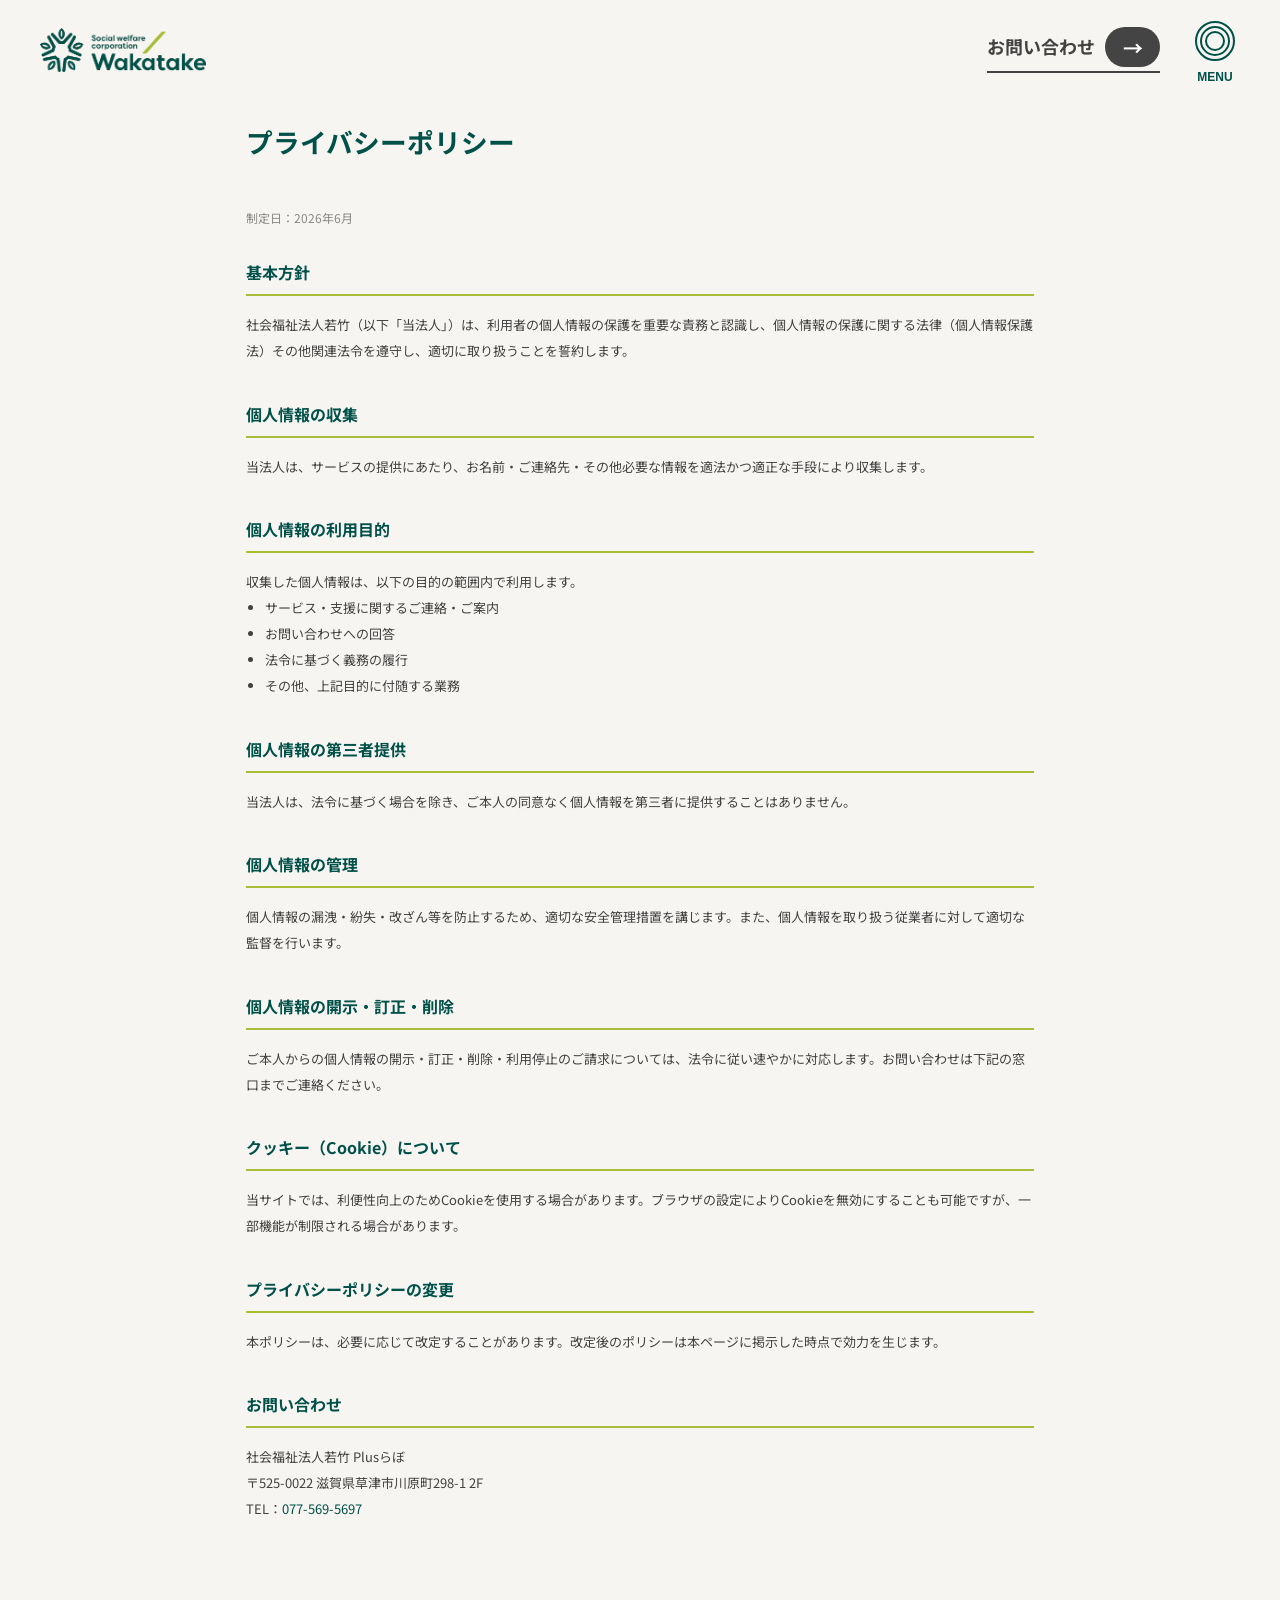
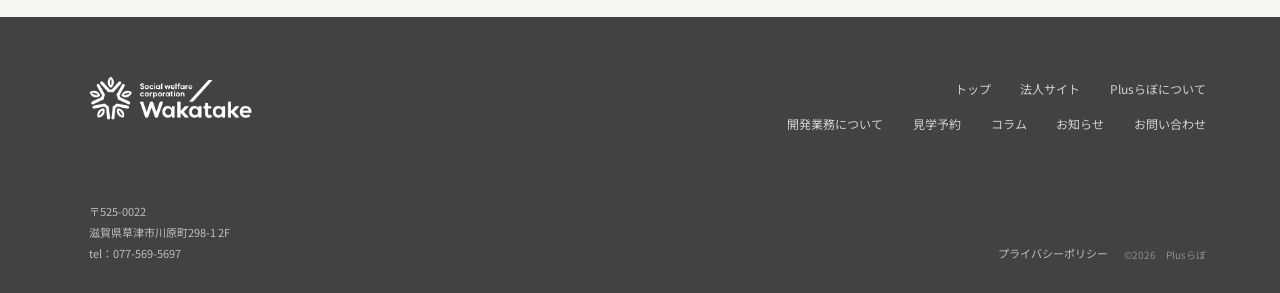
<file: privacy.html>
<!DOCTYPE html>
<html lang="ja">
<head>
    <meta charset="UTF-8">
    <link rel="icon" href="./assets/images/favicon.png" type="image/png">
    <meta name="viewport" content="width=device-width, initial-scale=1.0">
    <title>プライバシーポリシー | Plusらぼ</title>
    <meta name="description" content="Plusらぼのプライバシーポリシーページです。">

    <!-- Fonts -->
    <link rel="preconnect" href="https://fonts.googleapis.com">
    <link rel="preconnect" href="https://fonts.gstatic.com" crossorigin>
    <link href="https://fonts.googleapis.com/css2?family=Noto+Sans+JP:wght@400;700&display=swap" rel="stylesheet">

    <!-- CSS -->
    <link rel="stylesheet" href="css/common.css?v=20260606">
    <style>
        body { padding-top: var(--header-h); }

        .p-privacy {
            max-width: 860px;
            margin-inline: auto;
            padding: clamp(48px, calc(80 / 1728 * 100vw), 80px) clamp(20px, calc(48 / 1728 * 100vw), 48px);
        }

        .p-privacy__title {
            font-size: clamp(24px, calc(36 / 1728 * 100vw), 36px);
            font-weight: 700;
            color: var(--color-primary);
            margin-bottom: clamp(32px, calc(56 / 1728 * 100vw), 56px);
        }

        .p-privacy__section {
            margin-bottom: clamp(32px, calc(48 / 1728 * 100vw), 48px);
        }

        .p-privacy__section-title {
            font-size: clamp(16px, calc(20 / 1728 * 100vw), 20px);
            font-weight: 700;
            color: var(--color-primary);
            margin-bottom: 1rem;
            padding-bottom: 0.5rem;
            border-bottom: 2px solid var(--color-accent-lime);
        }

        .p-privacy__text {
            font-size: clamp(13px, calc(15 / 1728 * 100vw), 15px);
            line-height: 2;
            color: var(--color-text);
        }

        .p-privacy__list {
            list-style: disc;
            padding-left: 1.5em;
            font-size: clamp(13px, calc(15 / 1728 * 100vw), 15px);
            line-height: 2;
            color: var(--color-text);
        }

        .p-privacy__updated {
            font-size: clamp(12px, calc(13 / 1728 * 100vw), 13px);
            color: #888;
            margin-bottom: clamp(24px, calc(40 / 1728 * 100vw), 40px);
        }

        @media (max-width: 768px) {
            .p-privacy {
                padding-inline: 20px;
            }
        }
    </style>
        <!-- Google tag (gtag.js) -->
    <script async src="https://www.googletagmanager.com/gtag/js?id=G-GEXX84LLRY"></script>
    <script>
    window.dataLayer = window.dataLayer || [];
    function gtag(){dataLayer.push(arguments);}
    gtag('js', new Date());

    gtag('config', 'G-GEXX84LLRY');
    </script>
</head>
<body>

    <!-- ========== HEADER ========== -->
    <header class="header" id="header">
        <div class="header__logo">
            <a href="index.html">
                <img src="./assets/images/logo_01.png" alt="ロゴ">
            </a>
        </div>

        <div class="header__right">
            <a href="contact.html" class="header__contact">
                お問い合わせ
                <span class="header__contact-btn"></span>
            </a>

            <button class="menu-toggle" id="menuToggle" aria-label="メニューを開く">
                <div class="menu-toggle__icon" id="toggleIcon">
                    <div class="circle circle--outer"></div>
                    <div class="circle circle--middle"></div>
                    <div class="circle circle--inner"></div>
                </div>
                <span class="menu-toggle__text" id="toggleText">menu</span>
            </button>
        </div>
    </header>

    <nav class="menu-overlay" id="menuOverlay">
        <div class="menu-content">
            <div class="menu-left">
                <h2 class="menu-title">常時<br>見学・体験<br>受付中</h2>
                <p class="menu-desc">わからないことや、ご相談でも大丈夫です。<br>お気軽にお問い合わせください。</p>
                <a href="contact.html" class="menu-contact-btn">お問い合わせ</a>
            </div>
            <div class="menu-links">
                <a href="index.html" class="menu-link-item">トップ</a>
                <a href="about.html" class="menu-link-item">Plusらぼについて</a>
                <a href="service-business.html" class="menu-link-item">事業者向けサービス</a>
                <a href="service-work.html" class="menu-link-item">就労支援サービス</a>
                <a href="contact.html#reserve" class="menu-link-item">見学予約</a>
                <a href="lab-column/" class="menu-link-item">コラム</a>
                <a href="https://pluslab.wakatake.info/archives/category/news" class="menu-link-item">お知らせ</a>
            </div>
        </div>
        <div class="menu-footer-logo">
            <div>
                <img src="./assets/images/logo_01.png" alt="ロゴ">
            </div>
        </div>
    </nav>

    <!-- ========== MAIN ========== -->
    <main>
        <section class="p-privacy">
            <h1 class="p-privacy__title">プライバシーポリシー</h1>
            <p class="p-privacy__updated">制定日：2026年6月</p>

            <div class="p-privacy__section">
                <h2 class="p-privacy__section-title">基本方針</h2>
                <p class="p-privacy__text">社会福祉法人若竹（以下「当法人」）は、利用者の個人情報の保護を重要な責務と認識し、個人情報の保護に関する法律（個人情報保護法）その他関連法令を遵守し、適切に取り扱うことを誓約します。</p>
            </div>

            <div class="p-privacy__section">
                <h2 class="p-privacy__section-title">個人情報の収集</h2>
                <p class="p-privacy__text">当法人は、サービスの提供にあたり、お名前・ご連絡先・その他必要な情報を適法かつ適正な手段により収集します。</p>
            </div>

            <div class="p-privacy__section">
                <h2 class="p-privacy__section-title">個人情報の利用目的</h2>
                <p class="p-privacy__text">収集した個人情報は、以下の目的の範囲内で利用します。</p>
                <ul class="p-privacy__list">
                    <li>サービス・支援に関するご連絡・ご案内</li>
                    <li>お問い合わせへの回答</li>
                    <li>法令に基づく義務の履行</li>
                    <li>その他、上記目的に付随する業務</li>
                </ul>
            </div>

            <div class="p-privacy__section">
                <h2 class="p-privacy__section-title">個人情報の第三者提供</h2>
                <p class="p-privacy__text">当法人は、法令に基づく場合を除き、ご本人の同意なく個人情報を第三者に提供することはありません。</p>
            </div>

            <div class="p-privacy__section">
                <h2 class="p-privacy__section-title">個人情報の管理</h2>
                <p class="p-privacy__text">個人情報の漏洩・紛失・改ざん等を防止するため、適切な安全管理措置を講じます。また、個人情報を取り扱う従業者に対して適切な監督を行います。</p>
            </div>

            <div class="p-privacy__section">
                <h2 class="p-privacy__section-title">個人情報の開示・訂正・削除</h2>
                <p class="p-privacy__text">ご本人からの個人情報の開示・訂正・削除・利用停止のご請求については、法令に従い速やかに対応します。お問い合わせは下記の窓口までご連絡ください。</p>
            </div>

            <div class="p-privacy__section">
                <h2 class="p-privacy__section-title">クッキー（Cookie）について</h2>
                <p class="p-privacy__text">当サイトでは、利便性向上のためCookieを使用する場合があります。ブラウザの設定によりCookieを無効にすることも可能ですが、一部機能が制限される場合があります。</p>
            </div>

            <div class="p-privacy__section">
                <h2 class="p-privacy__section-title">プライバシーポリシーの変更</h2>
                <p class="p-privacy__text">本ポリシーは、必要に応じて改定することがあります。改定後のポリシーは本ページに掲示した時点で効力を生じます。</p>
            </div>

            <div class="p-privacy__section">
                <h2 class="p-privacy__section-title">お問い合わせ</h2>
                <p class="p-privacy__text">
                    社会福祉法人若竹 Plusらぼ<br>
                    〒525-0022 滋賀県草津市川原町298-1 2F<br>
                    TEL：<a href="tel:0775695697" style="color:var(--color-primary);">077-569-5697</a>
                </p>
            </div>
        </section>
    </main>

    <!-- ========== FOOTER ========== -->
    <footer class="l-footer">
        <div class="l-footer__inner">
            <div class="l-footer__top">
                <a href="index.html" class="l-footer__logo l-footer__logo--pc" aria-label="Plusらぼ トップへ">
                    <img src="./assets/images/logo_01_white.png" alt="Plusらぼ" class="l-footer__logo-img">
                </a>
                <nav class="l-footer__nav" aria-label="フッターナビゲーション">
                    <ul class="l-footer__nav-list">
                        <li><a href="index.html"            class="l-footer__nav-link">トップ</a></li>
                        <li><a href="https://www.wakatake.info/"                     class="l-footer__nav-link">法人サイト</a></li>
                        <li><a href="about.html"            class="l-footer__nav-link">Plusらぼについて</a></li>
                    </ul>
                    <ul class="l-footer__nav-list">
                        <li><a href="service-business.html" class="l-footer__nav-link">開発業務について</a></li>
                        <li><a href="contact.html#reserve" class="l-footer__nav-link">見学予約</a></li>
                        <li><a href="lab-column/"                     class="l-footer__nav-link">コラム</a></li>
                        <li><a href="https://pluslab.wakatake.info/archives/category/news"                 class="l-footer__nav-link">お知らせ</a></li>
                        <li><a href="contact.html"          class="l-footer__nav-link">お問い合わせ</a></li>
                    </ul>
                </nav>
            </div>
            <div class="l-footer__bottom">
                <address class="l-footer__address">
                    〒525-0022<br>
                    滋賀県草津市川原町298-1 2F<br>
                    tel：<a href="tel:0775695697">077-569-5697</a><br>
                </address>
                <div class="l-footer__legal">
                    <a href="privacy.html" class="l-footer__privacy">プライバシーポリシー</a>
                    <small class="l-footer__copy">©2026　Plusらぼ</small>
                </div>
            </div>
            <a href="index.html" class="l-footer__logo l-footer__logo--sp" aria-hidden="true" tabindex="-1">
                <img src="./assets/images/logo_01_white.png" alt="" class="l-footer__logo-img">
            </a>
        </div>
    </footer>

    <script src="js/main.js?v=20260605"></script>
</body>
</html>
</file>
<file: css/common.css>
/* ============================================================
   COMMON.CSS — Plusらぼ サイトリニューアル
   共通スタイル（変数・リセット・コンポーネント・ヘッダー・フッター）
   ============================================================ */

/* ----------------------------------------------------------
   カスタムプロパティ
   ---------------------------------------------------------- */
:root {
  /* Colors */
    --color-bg:             #F7F5F1;   /* クリーム（メイン背景） */
    --color-text:           #424242;   /* ほぼ黒 */
    --color-white:          #ffffff;
    --color-primary:        #005149;
    --color-accent-lime:    #A8BD38;
    --color-accent-orange:  #E29339;
    --color-bg-sub:         #EDEBE5;   /* サブ背景（薄クリーム） */
    --color-footer-bg:      #424242;   /* フッター背景 */


    /* Typography */
    --font-base: "LINE Seed JP", "Noto Sans JP", sans-serif;

    /* Layout */
    --container-max: 1728px;
    --header-h:      clamp(60px, calc(80 / 1728 * 100vw), 80px);

    /* Easing */
    --ease-out: cubic-bezier(0.25, 0.46, 0.45, 0.94);
}

/* LINE Seed JP — /fonts/ にファイルを配置後に有効化 */
/*
@font-face {
    font-family: "LINE Seed JP";
    src: url("../fonts/LINESeedJP_OTF_Rg.woff2") format("woff2");
    font-weight: 400;
    font-display: swap;
}
@font-face {
    font-family: "LINE Seed JP";
    src: url("../fonts/LINESeedJP_OTF_Bd.woff2") format("woff2");
    font-weight: 700;
    font-display: swap;
}
*/

/* ----------------------------------------------------------
   リセット / ベース
   ---------------------------------------------------------- */
*, *::before, *::after {
    box-sizing: border-box;
    margin: 0;
    padding: 0;
}

html {
    -webkit-text-size-adjust: 100%;
}

body {
    font-family: var(--font-base);
    font-size: clamp(14px, calc(16 / 1728 * 100vw), 16px);
    line-height: 1.75;
    color: var(--color-text);
    background-color: var(--color-bg);
}

body.is-menu-open {
    overflow: hidden; /* 開いている時にスクロールさせない */
}

img {
    height: auto;
    display: block;
}

a {
    color: inherit;
    text-decoration: none;
}

ul, ol {
    list-style: none;
}

/* ----------------------------------------------------------
   ユーティリティ
   ---------------------------------------------------------- */
.u-pc-br {
    display: inline;
}

@media (max-width: 768px) {
    .u-pc-br {
        display: none;
    }
}

/* ----------------------------------------------------------
   コンポーネント：ボタン (.c-btn)
   ---------------------------------------------------------- */
   .c-btn {
    position: relative; /* 追加 */
    max-width: fit-content;
    display: inline-flex;
    align-items: center;
    gap: clamp(8px, calc(10 / 1728 * 100vw), 10px);
    border-bottom: solid 2px var(--color-text);
    padding-block: clamp(6px, calc(28 / 1728 * 100vw), 14px);
    font-size: clamp(13px, calc(15 / 1728 * 100vw), 15px);
    font-weight: 700;
    transition: color 0.25s var(--ease-out);
}

/* カーテンアニメーション用擬似要素 */
.c-btn::before {
    content: '';
    position: absolute;
    bottom: -2px; /* border-bottom に重なる位置 */
    left: 0;
    width: 0;
    height: 2px;
    background-color: var(--color-accent-orange);
    transition: width 0.3s var(--ease-out);
}

.c-btn:hover::before {
    width: 100%;
}

.c-btn .c-btn__icon {
    width: 55px;
    height: 35px;
    border-radius: 50px;
    display: flex;
    justify-content: center;
    align-items: center;
    flex-shrink: 0;
    padding: 4px 8px;
    background-color: var(--color-text);
    transition: transform 0.25s var(--ease-out), background-color 0.25s var(--ease-out);
}

.c-btn .c-btn__icon::after {
    content: '→';
    color: #fff;
    font-size: 20px;
}

.c-btn:hover {
    color: var(--color-accent-orange);
}


.c-btn:hover .c-btn__icon {
    transform: translateX(4px);
    background-color: var(--color-accent-orange);
}




/* お問い合わせボタン（ヘッダー専用） */
.c-btn-contact {
    display: inline-flex;
    align-items: center;
    padding:
        clamp(8px, calc(10 / 1728 * 100vw), 10px)
        clamp(14px, calc(20 / 1728 * 100vw), 20px);
    border-radius: 100px;
    background-color: var(--color-contact-btn);
    font-size: clamp(12px, calc(14 / 1728 * 100vw), 14px);
    font-weight: 700;
    color: var(--color-text);
    transition: opacity 0.25s var(--ease-out);
}

.c-btn-contact:hover {
    opacity: 0.82;
}

/* ----------------------------------------------------------
   コンポーネント：ラベル (.c-label)
   ---------------------------------------------------------- */
.c-label {
    display: inline-block;
    font-size: clamp(11px, calc(13 / 1728 * 100vw), 13px);
    font-weight: 700;
    color: var(--color-primary);
    letter-spacing: 0.04em;
}

.c-label--lime {
    color: var(--color-accent-lime);
}

/* ----------------------------------------------------------
    レイアウト：ヘッダー (.l-header)
   ---------------------------------------------------------- */

/* Header Styles */
.header {
    position: fixed;
    top: 0;
    left: 0;
    width: 100%;
    height: 100px;
    background-color: transparent;
    display: flex;
    align-items: center;
    justify-content: space-between;
    padding: 0 40px;
    box-sizing: border-box;
    z-index: 1000;
    transition: background-color 0.3s ease;
}

.header.is-open {
    background-color: transparent;
    z-index: 1004;
}

.header.is-open .header__logo,
.header.is-open .header__contact {
    opacity: 0;
    pointer-events: none;
    transition: opacity 0.2s ease;
}

.header__logo {
    display: flex;
    align-items: center;
    max-width: clamp(120px, 13vw, 200px);
}

.header__logo img {
    width: 100%;
    height: auto;
}

.header__right {
    display: flex;
    align-items: center;
    gap: 30px;
}

.header__contact {
    position: relative;
    display: flex;
    align-items: center;
    color: var(--color-text);
    text-decoration: none;
    font-size: 18px;
    font-weight: bold;
    border-bottom: solid 2px var(--color-text);
    padding-bottom: 4px;
    transition: color 0.25s var(--ease-out);
}

/* カーテンアニメーション（c-btn と同じ） */
.header__contact::before {
    content: '';
    position: absolute;
    bottom: -2px;
    left: 0;
    width: 0;
    height: 2px;
    background-color: var(--color-accent-orange);
    transition: width 0.3s var(--ease-out);
}

.header__contact:hover::before {
    width: 100%;
}

.header__contact-btn {
    background-color: #444;
    width: 55px;
    height: 40px;
    border-radius: 50px;
    display: flex;
    align-items: center;
    justify-content: center;
    margin-left: 10px;
    position: relative;
    transition: background-color 0.25s var(--ease-out), transform 0.25s var(--ease-out);
}

.header__contact-btn::after {
    content: '→';
    color: #fff;
    font-size: 20px;
}

.header__contact:hover {
    color: var(--color-accent-orange);
}
.header__contact:hover .header__contact-btn {
    background-color: var(--color-accent-orange);
    transform: translateX(4px);
}


/* トグルボタン */
.menu-toggle {
    background: none;
    border: none;
    cursor: pointer;
    display: flex;
    flex-direction: column;
    align-items: center;
    padding: 0;
    outline: none;
    position: relative;
    z-index: 1003;
}

.menu-toggle__icon {
    position: relative;
    width: 50px;
    height: 50px;
    display: flex;
    align-items: center;
    justify-content: center;
}

/* Circles */
.circle {
    position: absolute;
    border: 2px solid var(--color-primary);
    border-radius: 50%;
    box-sizing: border-box;
    /* Default state for menu (Triple Circles) */
    opacity: 1;
    transform: scale(1);
}

.circle--outer { width: 40px; height: 40px; z-index: 3; }
.circle--middle { width: 30px; height: 30px; z-index: 2; }
.circle--inner { width: 20px; height: 20px; z-index: 1; }

/* --- オープンアニメーション (Menu -> Close) --- */
.is-open .circle--outer {
    animation: openOuter 0.6s cubic-bezier(0.65, 0, 0.35, 1) forwards;
}
.is-open .circle--middle {
    animation: shrinkMiddle 0.4s cubic-bezier(0.65, 0, 0.35, 1) forwards;
}
.is-open .circle--inner {
    animation: openInner 0.6s cubic-bezier(0.65, 0, 0.35, 1) forwards;
}

/* --- クローズアニメーション (Close -> Menu) --- */
/* Adding a specific class via JS to trigger close animation */
.is-closing .circle--outer {
    animation: closeOuter 0.6s cubic-bezier(0.65, 0, 0.35, 1) forwards;
}
.is-closing .circle--middle {
    animation: expandMiddle 0.6s cubic-bezier(0.65, 0, 0.35, 1) forwards;
}
.is-closing .circle--inner {
    animation: closeInner 0.6s cubic-bezier(0.65, 0, 0.35, 1) forwards;
}

/* --- KEYFRAMES --- */

/* Open State Keyframes */
@keyframes openOuter {
    0% { width: 40px; height: 40px; opacity: 1; }
    40% { width: 10px; height: 10px; opacity: 0; transform: scale(0.2); }
    100% { width: 40px; height: 40px; opacity: 1; transform: scale(1); }
}
@keyframes shrinkMiddle {
    0% { width: 30px; height: 30px; opacity: 1; }
    100% { width: 10px; height: 10px; opacity: 0; transform: scale(0.2); }
}
@keyframes openInner {
    0% { width: 20px; height: 20px; background-color: transparent; border-width: 2px; }
    40% { width: 10px; height: 10px; background-color: var(--color-primary); border-width: 0; transform: scale(0.5); }
    100% { width: 24px; height: 24px; background-color: var(--color-primary); border-width: 0; transform: scale(1); }
}

/* Close State Keyframes (Returning to Triple Circles) */
@keyframes closeOuter {
    0% { width: 40px; height: 40px; opacity: 1; }
    40% { width: 10px; height: 10px; opacity: 0; transform: scale(0.2); }
    100% { width: 40px; height: 40px; opacity: 1; transform: scale(1); }
}
@keyframes expandMiddle {
    0% { width: 10px; height: 10px; opacity: 0; transform: scale(0.2); }
    40% { width: 10px; height: 10px; opacity: 0; transform: scale(0.2); }
    100% { width: 30px; height: 30px; opacity: 1; transform: scale(1); }
}
@keyframes closeInner {
    0% { width: 24px; height: 24px; background-color: var(--color-primary); border-width: 0; }
    40% { width: 10px; height: 10px; background-color: transparent; border-width: 2px; transform: scale(0.5); }
    100% { width: 20px; height: 20px; background-color: transparent; border-width: 2px; transform: scale(1); }
}

.menu-toggle__text {
    margin-top: 4px;
    font-size: 12px;
    color: var(--color-primary);
    font-weight: bold;
    text-transform: uppercase;
}

/* Full Screen Menu Overlay */
.menu-overlay {
    position: fixed;
    top: 0;
    left: 0;
    width: 100%;
    height: 100vh;
    height: 100dvh;
    background-color: var(--color-white);
    z-index: 1002;
    display: flex;
    flex-direction: column;
    padding: 100px 80px;
    box-sizing: border-box;
    opacity: 0;
    visibility: hidden;
    transition: all 0.4s ease;
}

.menu-overlay.is-active {
    opacity: 1;
    visibility: visible;
}

.menu-content {
    display: grid;
    grid-template-columns: 1fr 1fr 1fr 1fr 1fr 1fr 1fr 1fr 1fr 1fr 1fr 1fr;
    grid-template-rows: calc(100dvh / 6);
    gap: 10px;
    width: 100%;
}

.menu-left {
    grid-column: 3 / 5;
    grid-row: 2 / 6;
}

.menu-title {
    font-size: 32px;
    color: var(--color-primary);
    line-height: 1.4;
    margin-bottom: 1.5rem;
}

.menu-desc {
    font-size: 14px;
    color: #666;
    line-height: 1.8;
    margin-bottom: 7.25rem;
}

.menu-contact-btn {
    display: inline-block;
    background-color: var(--color-accent-orange);
    color: var(--color-white);
    padding: 15px 40px;
    border-radius: 30px;
    text-decoration: none;
    font-weight: bold;
    transition: .2s;
    text-align: center;
}

.menu-contact-btn:hover {
    opacity: 0.8;
}

.menu-links {
    grid-column: 6 / 11;
    grid-row: 2 / 6;
    display: grid;
    grid-template-columns: 1fr 1fr;
    grid-template-rows: repeat(4, auto);
    grid-auto-flow: column;
    align-content: start;
    column-gap: clamp(2rem, calc(80 / 1728 * 100vw), 5rem);
}

.menu-link-item {
    font-size: clamp(16px, calc(20 / 1728 * 100vw), 20px);
    color: var(--color-text);
    text-decoration: none;
    font-weight: bold;
    display: block;
    margin-bottom: clamp(2.5rem, calc(88 / 1728 * 100vw), 5.5rem);
    transition: .2s;
    white-space: nowrap;
}

.menu-link-item:hover {
    color: var(--color-accent-orange);
}

.menu-footer-logo {
    max-width: 27.314vw;
    position: absolute;
    bottom: 40px;
    right: 80px;
    display: flex;
    align-items: center;
    gap: 15px;
}

.menu-footer-logo img {
    width: 100%;
    height: auto;
}

/* Mobile Styles */
@media (max-width: 768px) {
    .header {
        padding: 0 20px;
        height: 60px;
    }

    .header__logo {
        max-width: 160px;
    }

    .header__contact {
        display: none;
    }

    .menu-toggle {
        position: fixed;
        top: 10px;
        right: 20px;
        z-index: 1003;
    }

    .menu-toggle__icon {
        width: 40px;
        height: 40px;
    }

    .menu-overlay {
        height: 100%;
        padding: 80px 32px 40px;
        overflow-y: auto;
    }

    .circle--outer { width: 36px; height: 36px; z-index: 3; }
    .circle--middle { width: 24px; height: 24px; z-index: 2; }
    .circle--inner { width: 12px; height: 12px; z-index: 1; }

    .menu-content {
        display: flex;
        flex-direction: column;
        grid-template-columns: unset;
        grid-template-rows: unset;
        gap: 0;
        width: 100%;
    }

    .menu-links {
        grid-column: unset;
        grid-row: unset;
        display: grid;
        grid-template-columns: 1fr 1fr;
        grid-template-rows: unset;
        grid-auto-flow: row;
        column-gap: 16px;
        row-gap: 0;
        margin: 0 0 40px;
        order: 1;
    }

    .menu-link-item {
        font-size: 16px;
        margin-bottom: 28px;
    }

    .menu-left {
        grid-column: unset;
        grid-row: unset;
        margin: 0;
        display: flex;
        flex-direction: column;
        align-items: center;
        text-align: center;
        padding-top: 32px;
        border-top: 1px solid rgba(0,0,0,0.08);
        order: 2;
    }

    .menu-title {
        font-size: 28px;
        text-align: center;
        margin-bottom: 16px;
    }

    .menu-title br {
        display: none;
    }

    .menu-desc {
        text-align: center;
        margin-bottom: 24px;
        font-size: 13px;
    }

    .menu-footer-logo {
        max-width: 180px;
        position: static;
        bottom: unset;
        left: unset;
        transform: none;
        margin: 40px auto 0;
    }
}




/* ============================================================
   CTA
   ============================================================ */
.p-cta {
    padding-block: clamp(56px, calc(100 / 1728 * 100vw), 160px);
    padding-inline: 286px 218px;
}

.p-cta__inner {
    max-width: 742px;
    margin-inline: auto;
    padding-inline: clamp(20px, calc(48 / 1728 * 100vw), 48px);
    display: grid;
    grid-template-columns: auto 1fr;
    align-items: center;
    gap: clamp(32px, calc(72 / 1728 * 100vw), 72px);
}

.p-cta__visual {
    width: clamp(120px, calc(200 / 1728 * 100vw), 200px);
    flex-shrink: 0;

    & img {
        width: 100%;
        height: auto;
        display: block;
    }
}

.p-cta__body {
    display: flex;
    flex-direction: column;
    gap: clamp(12px, calc(20 / 1728 * 100vw), 20px);
}

.p-cta__title {
    font-size: clamp(22px, calc(36 / 1728 * 100vw), 36px);
    font-weight: 700;
    line-height: 1.5;
}

.p-cta__text {
    font-size: clamp(13px, calc(15 / 1728 * 100vw), 15px);
    line-height: 1.85;
}

/* ============================================================
    SP (768px以下)
    ============================================================ */
@media (max-width: 768px) {

    /* Hero */
    .p-hero {
      padding-block: calc(24 / 390 * 100vw) calc(56 / 390 * 100vw);
    }

    .p-hero__inner {
    grid-template-columns: 1fr;
    min-height: auto;
      gap: calc(20 / 390 * 100vw);
    }

    .p-hero__visual { order: -1; }

    .p-hero__circle-wrap {
    width: calc(240 / 390 * 100vw);
    margin-inline: auto;
    }

    .p-hero__catch { font-size: calc(32 / 390 * 100vw); }
    .p-hero__sub   { font-size: calc(13 / 390 * 100vw); }

    .p-hero__dec--green  { width: calc(20 / 390 * 100vw); left: 0; }
    .p-hero__dec--pink-l { width: calc(32 / 390 * 100vw); right: 0; top: 0; }
    .p-hero__dec--pink-s { width: calc(18 / 390 * 100vw); }

    /* Info */
    .p-info { padding-block: calc(20 / 390 * 100vw); }
    .p-info__inner { padding-inline: 20px; }

    /* About */
    .p-about {
      padding-block: calc(48 / 390 * 100vw);
    }

    .p-about__deco { display: none; }

    .p-about__inner {
        grid-template-columns: 1fr;
        padding-inline: 20px;
        gap: calc(32 / 390 * 100vw);
    }

    .p-about__title { font-size: calc(22 / 390 * 100vw); }

    .p-about__blob {
        width: calc(280 / 390 * 100vw);
        margin-inline: auto;
    }

    /* Service */
    .p-service {
      padding-block: calc(48 / 390 * 100vw);
      gap: calc(40 / 390 * 100vw);
    }

    .p-service__inner {
        grid-template-columns: 1fr;
        min-height: auto;
    }

    /* SP: workブロックはsliderを上に */
    .p-service__block--work .p-service__slider-wrap { 
        order: -1; 
    }

    
    .p-service__slider-wrap {
      min-height: calc(240 / 390 * 100vw);
    }

    .p-service__title { font-size: calc(20 / 390 * 100vw); }

    /* Column */
    .p-column { padding-block: calc(48 / 390 * 100vw); }

    .p-column__inner { padding-inline: 20px; }

    .p-column__head {
        flex-direction: column;
        align-items: center;
        text-align: center;
        margin-bottom: calc(24 / 390 * 100vw);
    }

    .p-column__head-left { align-items: center; }

    .p-column__title { font-size: calc(28 / 390 * 100vw); }

    .p-column__nav-btn {
        width: 60px;
        padding: 4px 16px;
    }

    /* CTA */
    .p-cta { 
        padding-block: calc(48 / 390 * 100vw); 
        padding-inline: 0;
        
    }

    .p-cta__inner {
        grid-template-columns: 1fr;
        padding-inline: 20px;
        gap: calc(24 / 390 * 100vw);
        justify-items: center;
        text-align: center;
    }

    .p-cta__body {
        align-items: center;
    }

    .p-cta__visual { width: calc(140 / 390 * 100vw); }
    .p-cta__title  { font-size: calc(22 / 390 * 100vw); }
}





/* ----------------------------------------------------------
   レイアウト：フッター (.l-footer)
   ---------------------------------------------------------- */
.l-footer {
    background-color: var(--color-footer-bg);
    color: var(--color-white);
    padding-block:
        clamp(48px, calc(80 / 1728 * 100vw), 80px)
        clamp(28px, calc(40 / 1728 * 100vw), 40px);
    padding-inline:
        clamp(20px, calc(120 / 1728 * 100vw), 120px)
        clamp(20px, calc(100 / 1728 * 100vw), 100px);
}

.l-footer__inner {
    max-width: var(--container-max);
    margin-inline: auto;
}

.l-footer__top {
    display: flex;
    justify-content: space-between;
    align-items: flex-start;
    gap: clamp(24px, calc(48 / 1728 * 100vw), 48px);
    padding-bottom: clamp(32px, calc(48 / 1728 * 100vw), 48px);
    margin-bottom: clamp(28px, calc(40 / 1728 * 100vw), 40px);
}

/* ロゴ共通 */
.l-footer__logo {
    display: block;
    flex-shrink: 0;
    width: clamp(140px, calc(220 / 1728 * 100vw), 220px);
}

.l-footer__logo-img {
    width: 100%;
    height: auto;
    filter: brightness(0) invert(1);
}

/* SP専用ロゴはPCで非表示 */
.l-footer__logo--sp {
    display: none;
}

.l-footer__nav {
    display: flex;
    flex-direction: column;
    align-items: flex-end;
    gap: clamp(10px, calc(14 / 1728 * 100vw), 14px);
}

.l-footer__nav-list {
    display: flex;
    gap: clamp(24px, calc(40 / 1728 * 100vw), 40px);
}

.l-footer__nav-link {
    font-size: clamp(12px, calc(14 / 1728 * 100vw), 14px);
    color: rgba(255, 255, 255, 0.75);
    transition: color 0.25s;
}

.l-footer__nav-link:hover {
    color: var(--color-white);
} 

.l-footer__bottom {
    display: flex;
    justify-content: space-between;
    align-items: flex-end;
    gap: clamp(20px, calc(32 / 1728 * 100vw), 32px);
}

.l-footer__address {
    font-style: normal;
    font-size: clamp(11px, calc(13 / 1728 * 100vw), 13px);
    line-height: 1.9;
    color: rgba(255, 255, 255, 0.65);
}

.l-footer__address a {
    color: inherit;
    transition: color 0.25s;
}

.l-footer__address :hover {
    color: var(--color-white);
}

.l-footer__legal {
    display: flex;
    align-items: flex-end;
    gap: 1rem;
}

.l-footer__privacy {
    font-size: clamp(11px, calc(12 / 1728 * 100vw), 12px);
    color: rgba(255, 255, 255, 0.65);
    transition: color 0.25s;
}

.l-footer__copy {
    font-size: clamp(10px, calc(11 / 1728 * 100vw), 11px);
    color: rgba(255, 255, 255, 0.4);
    }

/* ----------------------------------------------------------
   SP (768px以下) — 共通パーツ上書き
   ---------------------------------------------------------- */
@media (max-width: 768px) {
    :root {
        --header-h: 60px;
    }

    body {
        font-size: calc(14 / 390 * 100vw);
    }

    .c-btn .c-btn__icon {
        width: 55px;
        height: auto;
        padding: 0 8px;
    }

    .l-header__inner {
        padding-inline: 20px;
    }

    /* フッター SP */
    .l-footer__top {
        flex-direction: column;
        gap: 24px;
        padding-bottom: 24px;
        margin-bottom: 24px;
    }

    /* PCロゴ非表示 */
    .l-footer__logo--pc {
        display: none;
    }

    .l-footer__nav {
        flex-direction: row;
        align-items: flex-start;
        gap: 16px;
    }

    .l-footer__nav-list {
        flex-direction: column;
        gap: 14px;
        flex: 1;
    }

    .l-footer__bottom {
        flex-direction: column;
        align-items: flex-start;
        gap: 16px;
    }

    .l-footer__legal {
        width: 100%;
        flex-direction: row;
        justify-content: space-between;
    }

    /* SPロゴ表示（最下部） */
    .l-footer__logo--sp {
        display: block;
        margin: 0 auto;
        width: 100%;
        margin-top: 32px;
    }
}

/* ----------------------------------------------------------
   1729px以上 — 固定サイズ（等比拡縮しない）
   ---------------------------------------------------------- */
@media (min-width: 1729px) {
    :root {
        --header-h: 80px;
    }

    body {
        font-size: 16px;
    }

    .c-btn {
        gap: 10px;
        padding: 13px 28px;
        font-size: 15px;

        & .c-btn__icon {
        width: 28px;
        height: 28px;
        }
    }

    .c-btn .c-btn__icon {
        width: 28px;
        height: 28px;
    }


    .c-btn-contact {
        padding: 10px 20px;
        font-size: 14px;
    }

    .c-label {
        font-size: 13px;
    }

    .l-header__inner {
        padding-inline: 48px;
    }

    .l-header__logo-placeholder {
        width: 180px;
        height: 36px;
    }

    .l-header__right {
        gap: 18px;
    }

    .l-gnav {
        padding: 48px 40px;
    }

    .l-gnav__list {
        gap: 28px;
    }

    .l-gnav__link {
        font-size: 17px;
    }

    .l-footer__inner {
        padding-inline: 48px;
    }

    .l-footer__top {
        padding-bottom: 48px;
        margin-bottom: 40px;
        gap: 48px;
    }

    .l-footer__nav-link {
        font-size: 14px;
    }

    .l-footer__nav-list {
        gap: 14px 40px;
    }

    .l-footer__address {
        font-size: 13px;
    }
}
</file>
